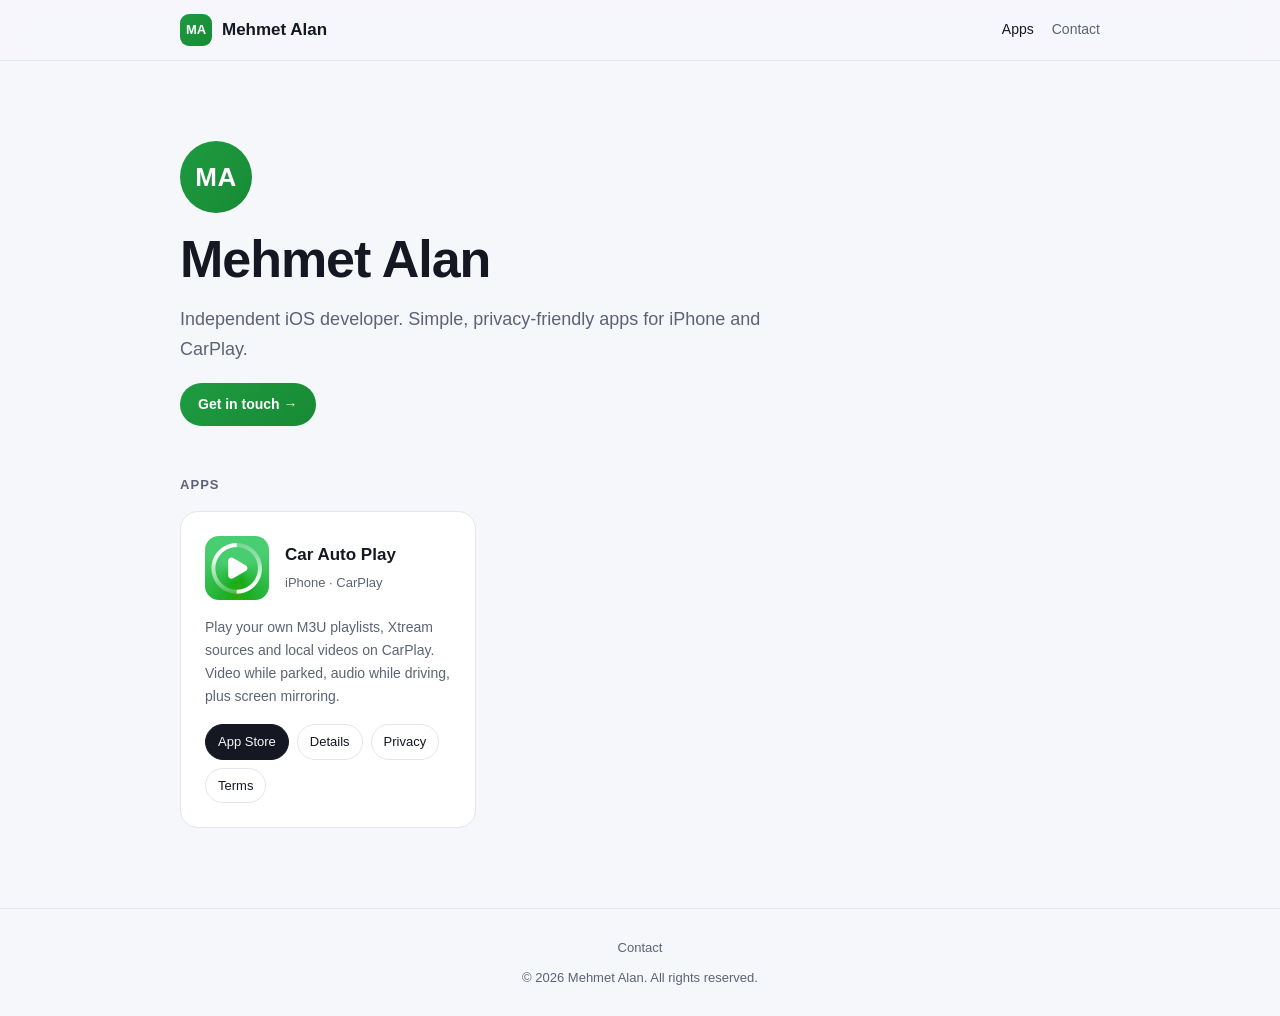
<file: index.html>
<!DOCTYPE html>
<html lang="en">
<head>
<meta charset="UTF-8">
<meta name="viewport" content="width=device-width, initial-scale=1.0, viewport-fit=cover">
<meta name="claude:viewport-fit-sides" content="cover">
<title>Mehmet Alan Apps</title>
<meta name="description" content="iOS apps by Mehmet Alan.">
<link rel="stylesheet" href="style.css">
</head>
<body>

<nav class="nav">
  <div class="nav-inner">
    <a href="index.html" class="brand">
      <div class="logo" style="font-size:13px;font-weight:700">MA</div>
      Mehmet Alan
    </a>
    <div class="nav-links">
      <a href="index.html" class="active">Apps</a>
      <a href="mailto:kehribar1959@gmail.com">Contact</a>
    </div>
  </div>
</nav>

<main class="wrap">
  <section class="dev-hero">
    <div class="avatar">MA</div>
    <h1>Mehmet Alan</h1>
    <p>Independent iOS developer. Simple, privacy-friendly apps for iPhone and CarPlay.</p>
    <a class="mail-btn" href="mailto:kehribar1959@gmail.com">Get in touch →</a>
  </section>

  <div class="section-label">Apps</div>
  <section class="apps">

    <!-- APP: Car Auto Play -->
    <div class="card app-card">
      <div class="app-top">
        <img src="car-auto-play/icon.png" alt="Car Auto Play icon">
        <div><h3>Car Auto Play</h3><span>iPhone · CarPlay</span></div>
      </div>
      <p>Play your own M3U playlists, Xtream sources and local videos on CarPlay. Video while parked, audio while driving, plus screen mirroring.</p>
      <div class="app-links">
        <a class="chip primary" href="https://apps.apple.com/us/app/car-auto-play-connect-sync/id6826717071" target="_blank" rel="noopener">App Store</a>
        <a class="chip" href="car-auto-play/index.html">Details</a>
        <a class="chip" href="car-auto-play/privacy.html">Privacy</a>
        <a class="chip" href="car-auto-play/terms.html">Terms</a>
      </div>
    </div>

    <!-- To add a new app: copy the block above, change the folder name, icon, texts and links. -->

  </section>
</main>

<footer>
  <div class="links">
    <a href="mailto:kehribar1959@gmail.com">Contact</a>
  </div>
  © 2026 Mehmet Alan. All rights reserved.
</footer>

</body>
</html>
</file>
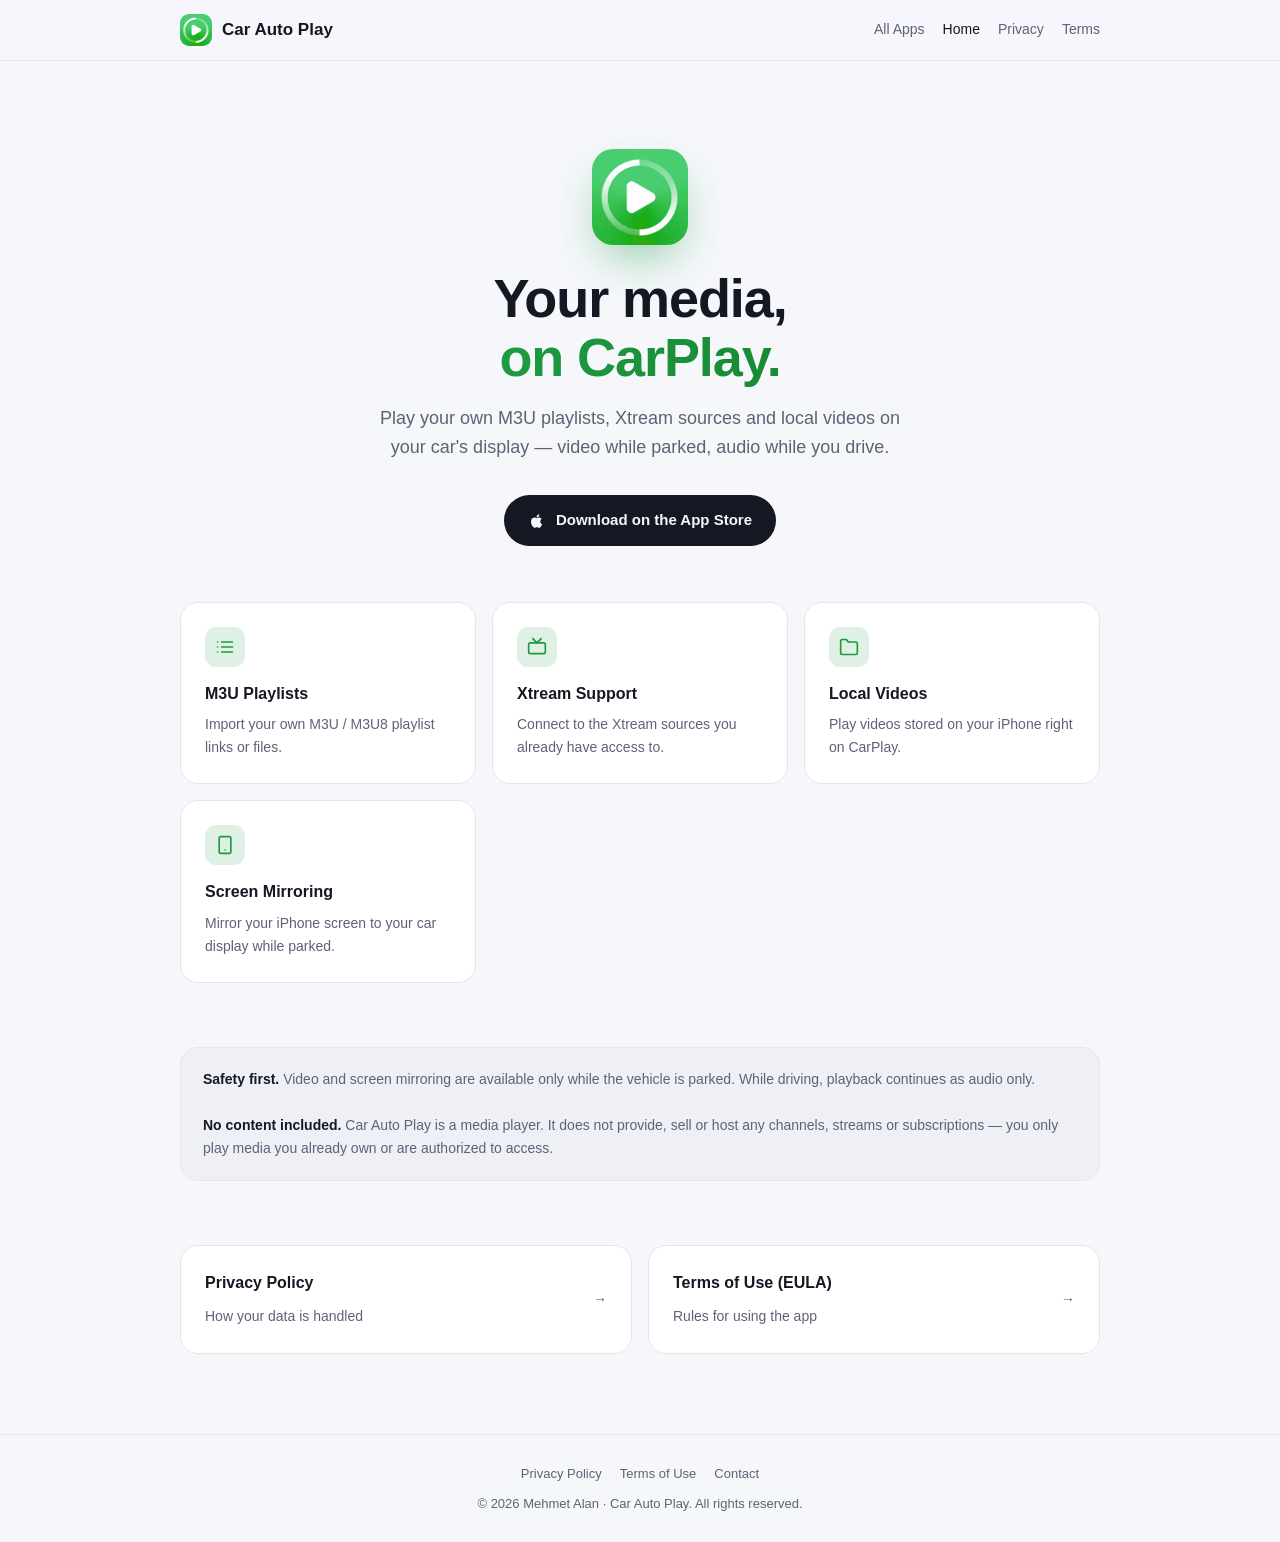
<file: car-auto-play/index.html>
<!DOCTYPE html>
<html lang="en">
<head>
<meta charset="UTF-8">
<meta name="viewport" content="width=device-width, initial-scale=1.0, viewport-fit=cover">
<meta name="claude:viewport-fit-sides" content="cover">
<title>Car Auto Play – Connect & Sync</title>
<meta name="description" content="Car Auto Play lets you play your own M3U playlists, Xtream sources and local videos on Apple CarPlay — video while parked, audio while driving.">
<link rel="icon" href="icon.png">
<link rel="apple-touch-icon" href="icon.png">
<link rel="stylesheet" href="../style.css">
</head>
<body>

<nav class="nav">
  <div class="nav-inner">
    <a href="index.html" class="brand">
      <img class="logo" src="icon.png" alt="Car Auto Play icon">
      <span>Car Auto Play</span>
    </a>
    <div class="nav-links">
      <a href="../index.html">All Apps</a>
      <a href="index.html" class="active">Home</a>
      <a href="privacy.html">Privacy</a>
      <a href="terms.html">Terms</a>
    </div>
  </div>
</nav>

<main class="wrap">
  <section class="hero">
    <img class="app-icon" src="icon.png" alt="Car Auto Play icon">
    <h1>Your media,<br><span class="grad">on CarPlay.</span></h1>
    <p>Play your own M3U playlists, Xtream sources and local videos on your car's display — video while parked, audio while you drive.</p>
    <a class="btn" href="https://apps.apple.com/us/app/car-auto-play-connect-sync/id6826717071" target="_blank" rel="noopener">
      <svg viewBox="0 0 24 24" fill="currentColor"><path d="M16.37 12.6c-.02-2.3 1.88-3.4 1.96-3.46-1.07-1.56-2.73-1.78-3.32-1.8-1.41-.14-2.76.83-3.48.83-.72 0-1.82-.81-3-.79-1.54.02-2.96.9-3.76 2.27-1.6 2.78-.41 6.9 1.15 9.16.76 1.1 1.67 2.34 2.86 2.3 1.15-.05 1.58-.74 2.97-.74 1.38 0 1.78.74 2.99.72 1.24-.02 2.02-1.12 2.77-2.23.87-1.28 1.23-2.52 1.25-2.58-.03-.01-2.39-.92-2.41-3.64zM14.1 5.86c.63-.77 1.06-1.83.94-2.89-.91.04-2.02.61-2.67 1.37-.58.67-1.1 1.76-.96 2.8 1.02.08 2.06-.52 2.69-1.28z"/></svg>
      Download on the App Store
    </a>
  </section>

  <section class="grid">
    <div class="card">
      <div class="ic"><svg viewBox="0 0 24 24" fill="none" stroke="currentColor" stroke-width="2" stroke-linecap="round" stroke-linejoin="round"><path d="M8 6h13M8 12h13M8 18h13M3 6h.01M3 12h.01M3 18h.01"/></svg></div>
      <h3>M3U Playlists</h3>
      <p>Import your own M3U / M3U8 playlist links or files.</p>
    </div>
    <div class="card">
      <div class="ic"><svg viewBox="0 0 24 24" fill="none" stroke="currentColor" stroke-width="2" stroke-linecap="round" stroke-linejoin="round"><rect x="2" y="7" width="20" height="13" rx="2"/><path d="m17 2-5 5-5-5"/></svg></div>
      <h3>Xtream Support</h3>
      <p>Connect to the Xtream sources you already have access to.</p>
    </div>
    <div class="card">
      <div class="ic"><svg viewBox="0 0 24 24" fill="none" stroke="currentColor" stroke-width="2" stroke-linecap="round" stroke-linejoin="round"><path d="M22 19a2 2 0 0 1-2 2H4a2 2 0 0 1-2-2V5a2 2 0 0 1 2-2h5l2 3h9a2 2 0 0 1 2 2z"/></svg></div>
      <h3>Local Videos</h3>
      <p>Play videos stored on your iPhone right on CarPlay.</p>
    </div>
    <div class="card">
      <div class="ic"><svg viewBox="0 0 24 24" fill="none" stroke="currentColor" stroke-width="2" stroke-linecap="round" stroke-linejoin="round"><rect x="5" y="2" width="14" height="20" rx="2"/><path d="M12 18h.01"/></svg></div>
      <h3>Screen Mirroring</h3>
      <p>Mirror your iPhone screen to your car display while parked.</p>
    </div>
  </section>

  <div class="note">
    <strong>Safety first.</strong> Video and screen mirroring are available only while the vehicle is parked. While driving, playback continues as audio only.
    <br><br>
    <strong>No content included.</strong> Car Auto Play is a media player. It does not provide, sell or host any channels, streams or subscriptions — you only play media you already own or are authorized to access.
  </div>

  <section class="legal-links">
    <a class="card" href="privacy.html">
      <div><h3>Privacy Policy</h3><span>How your data is handled</span></div>
      <span>→</span>
    </a>
    <a class="card" href="terms.html">
      <div><h3>Terms of Use (EULA)</h3><span>Rules for using the app</span></div>
      <span>→</span>
    </a>
  </section>
</main>

<footer>
  <div class="links">
    <a href="privacy.html">Privacy Policy</a>
    <a href="terms.html">Terms of Use</a>
    <a href="mailto:kehribar1959@gmail.com">Contact</a>
  </div>
  © 2026 <a href="../index.html">Mehmet Alan</a> · Car Auto Play. All rights reserved.
</footer>

</body>
</html>
</file>
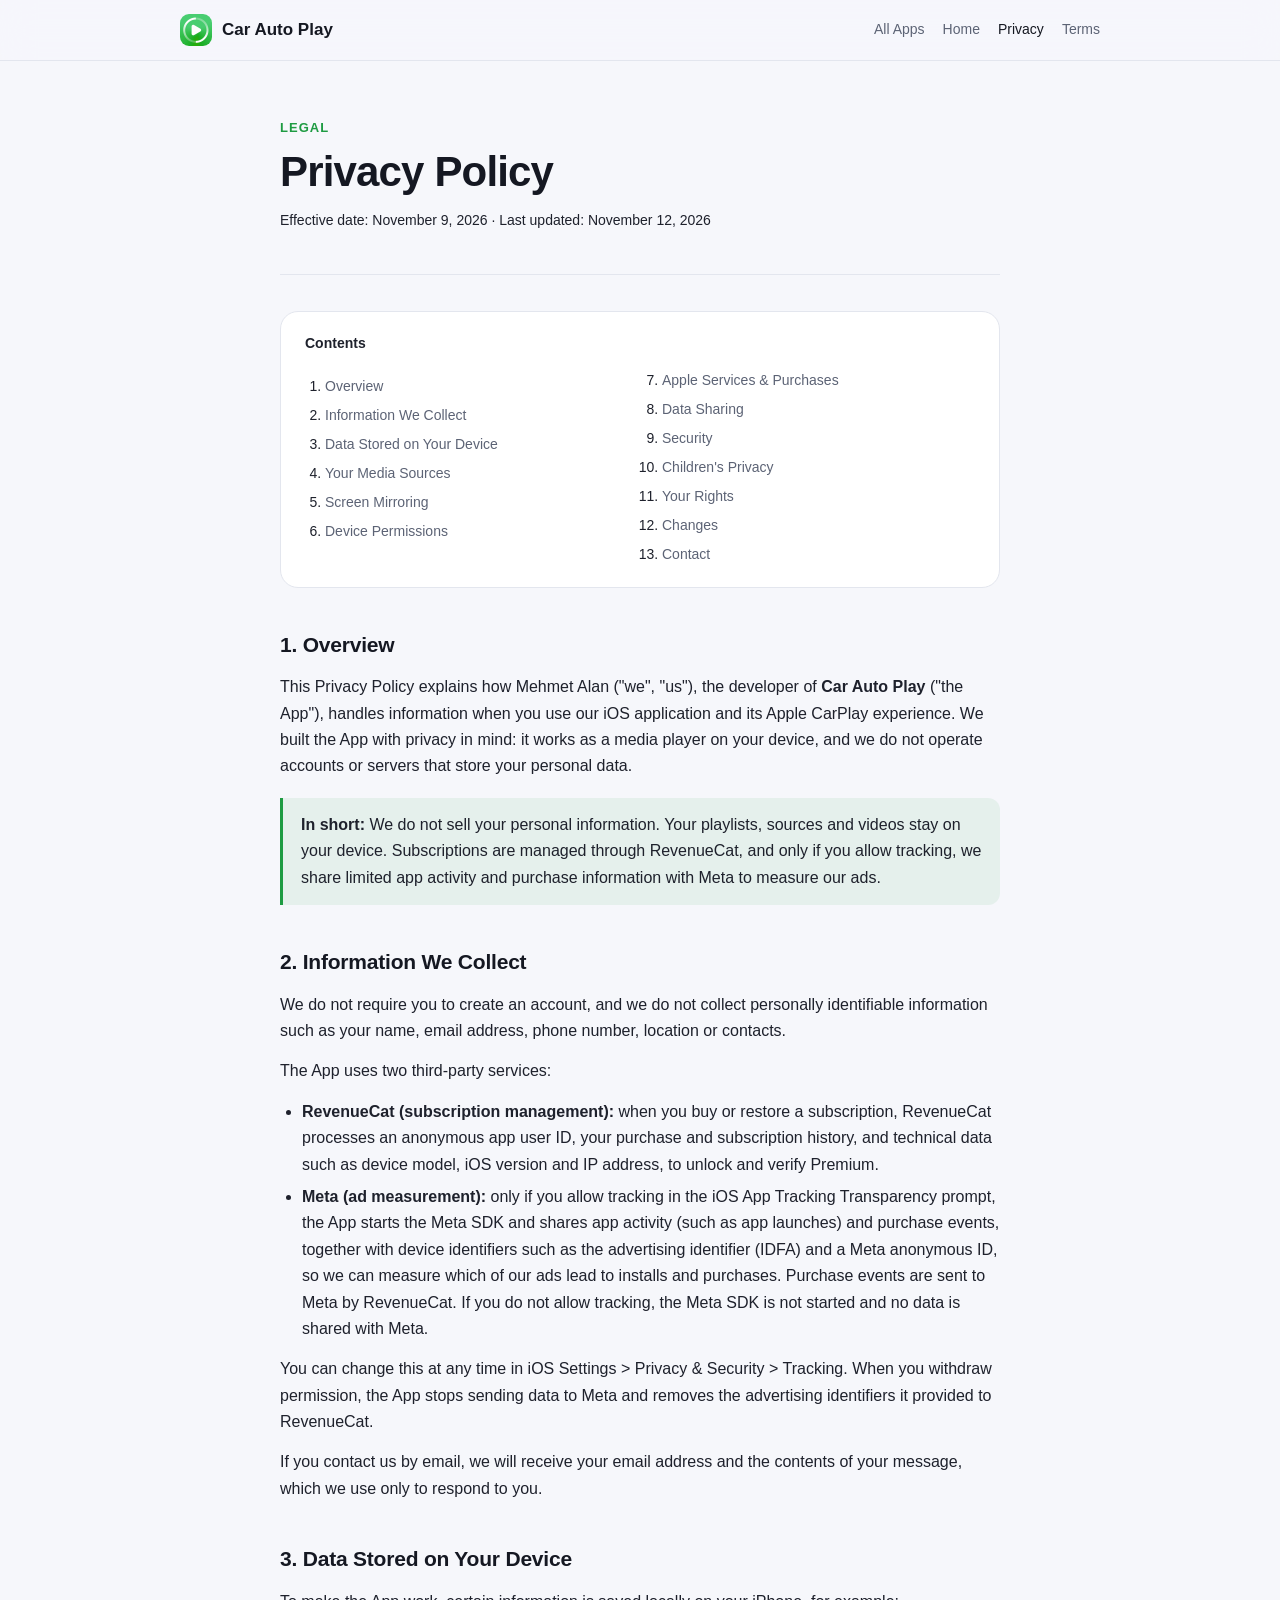
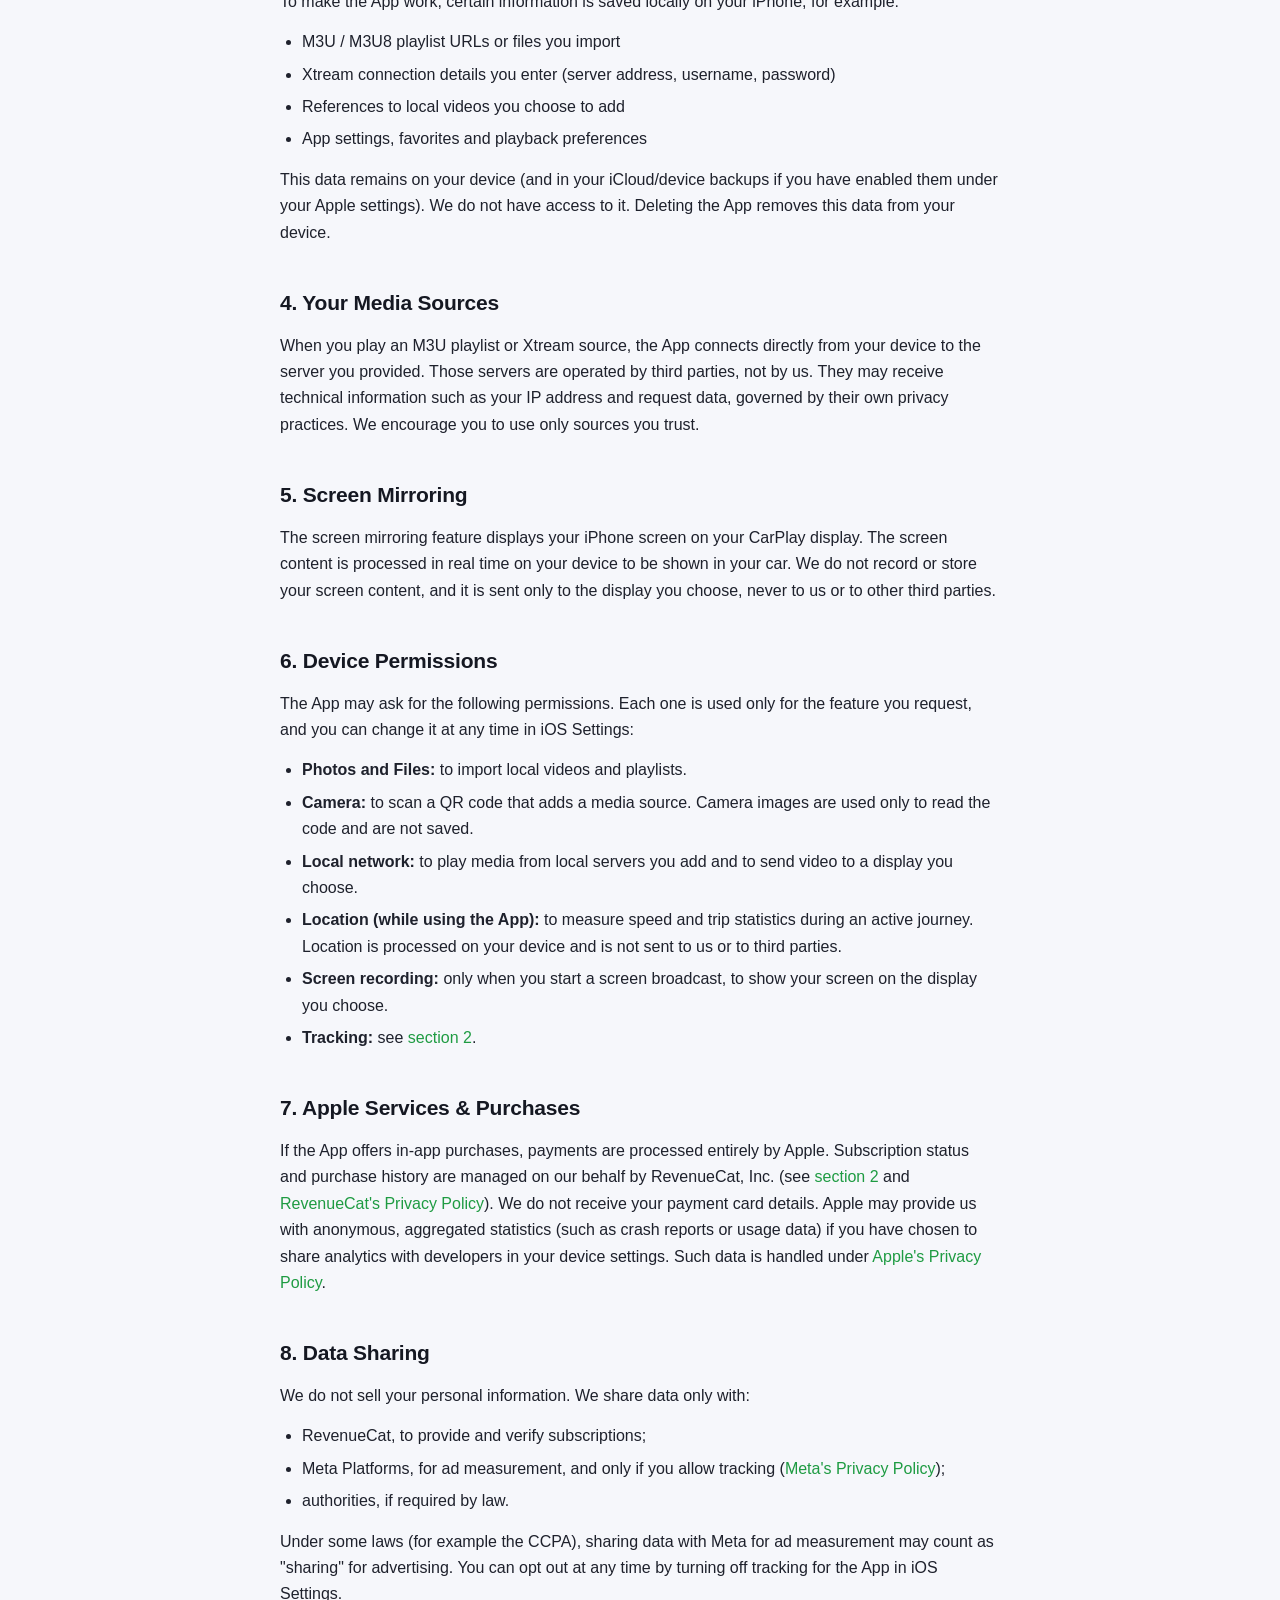
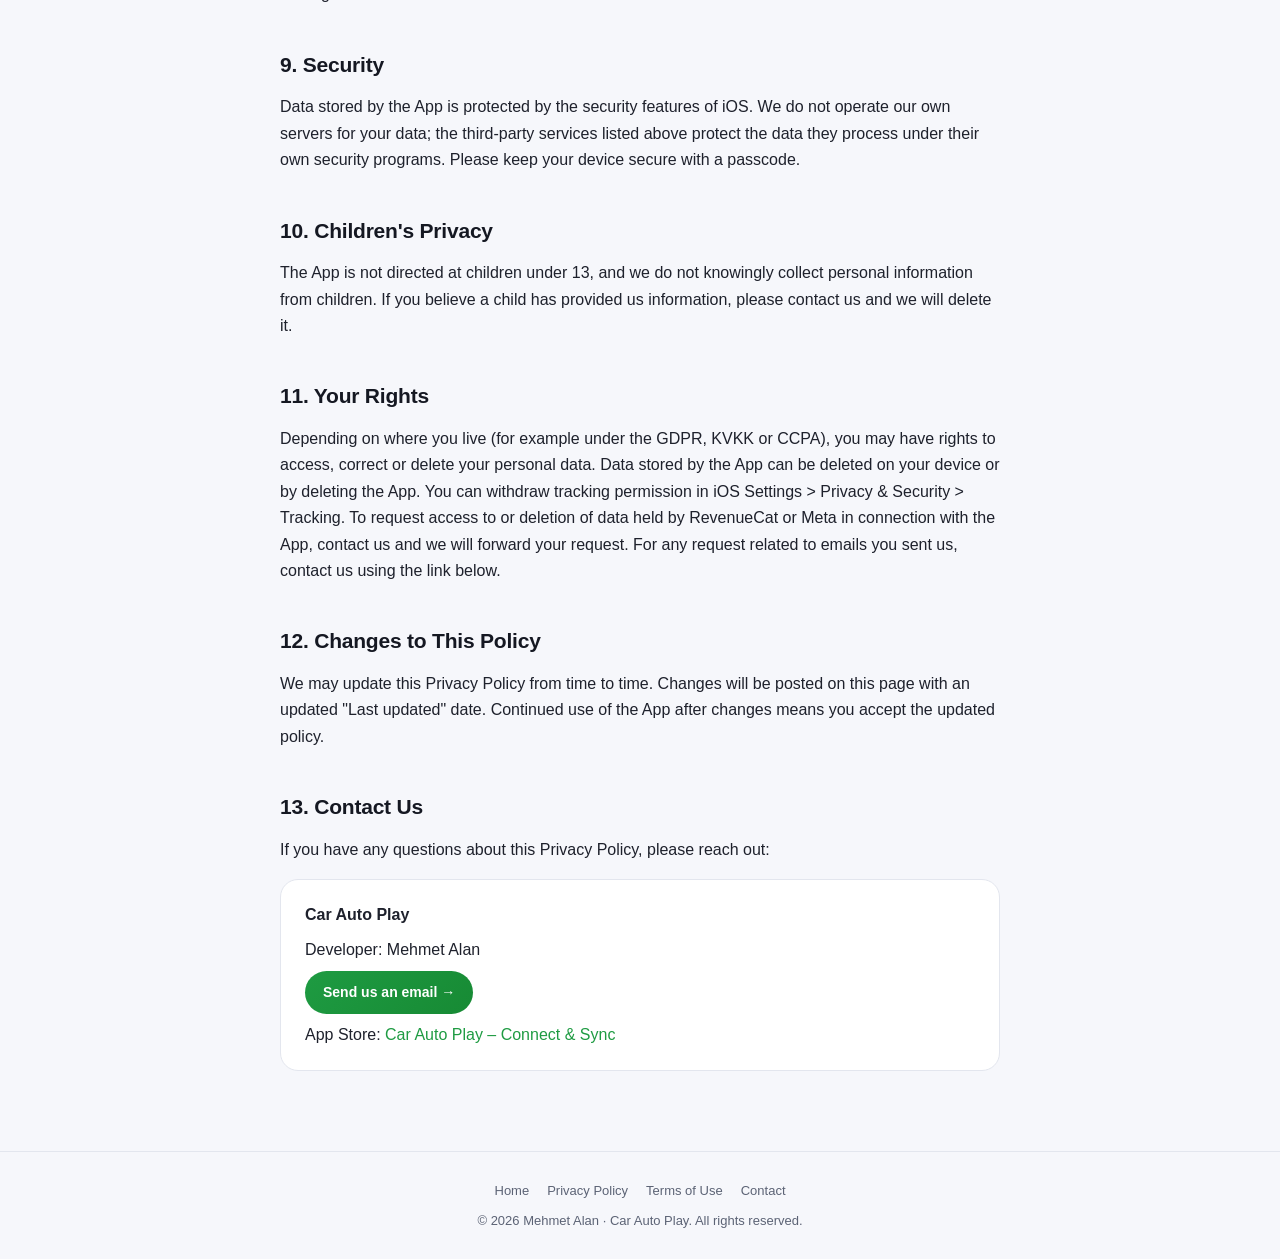
<file: car-auto-play/privacy.html>
<!DOCTYPE html>
<html lang="en">
<head>
<meta charset="UTF-8">
<meta name="viewport" content="width=device-width, initial-scale=1.0, viewport-fit=cover">
<meta name="claude:viewport-fit-sides" content="cover">
<title>Privacy Policy – Car Auto Play</title>
<meta name="description" content="Privacy Policy for the Car Auto Play iOS app.">
<link rel="icon" href="icon.png">
<link rel="apple-touch-icon" href="icon.png">
<link rel="stylesheet" href="../style.css">
</head>
<body>

<nav class="nav">
  <div class="nav-inner">
    <a href="index.html" class="brand">
      <img class="logo" src="icon.png" alt="Car Auto Play icon">
      <span>Car Auto Play</span>
    </a>
    <div class="nav-links">
      <a href="../index.html">All Apps</a>
      <a href="index.html">Home</a>
      <a href="privacy.html" class="active">Privacy</a>
      <a href="terms.html">Terms</a>
    </div>
  </div>
</nav>

<main class="doc">
  <header class="doc-head">
    <div class="eyebrow">Legal</div>
    <h1>Privacy Policy</h1>
    <p class="meta">Effective date: November 9, 2026 · Last updated: November 12, 2026</p>
  </header>

  <div class="toc">
    <p>Contents</p>
    <ol>
      <li><a href="#overview">Overview</a></li>
      <li><a href="#collect">Information We Collect</a></li>
      <li><a href="#local">Data Stored on Your Device</a></li>
      <li><a href="#sources">Your Media Sources</a></li>
      <li><a href="#mirroring">Screen Mirroring</a></li>
      <li><a href="#permissions">Device Permissions</a></li>
      <li><a href="#apple">Apple Services & Purchases</a></li>
      <li><a href="#sharing">Data Sharing</a></li>
      <li><a href="#security">Security</a></li>
      <li><a href="#children">Children's Privacy</a></li>
      <li><a href="#rights">Your Rights</a></li>
      <li><a href="#changes">Changes</a></li>
      <li><a href="#contact">Contact</a></li>
    </ol>
  </div>

  <h2 id="overview">1. Overview</h2>
  <p>This Privacy Policy explains how Mehmet Alan ("we", "us"), the developer of <strong>Car Auto Play</strong> ("the App"), handles information when you use our iOS application and its Apple CarPlay experience. We built the App with privacy in mind: it works as a media player on your device, and we do not operate accounts or servers that store your personal data.</p>
  <div class="callout">
    <p><strong>In short:</strong> We do not sell your personal information. Your playlists, sources and videos stay on your device. Subscriptions are managed through RevenueCat, and only if you allow tracking, we share limited app activity and purchase information with Meta to measure our ads.</p>
  </div>

  <h2 id="collect">2. Information We Collect</h2>
  <p>We do not require you to create an account, and we do not collect personally identifiable information such as your name, email address, phone number, location or contacts.</p>
  <p>The App uses two third-party services:</p>
  <ul>
    <li><strong>RevenueCat (subscription management):</strong> when you buy or restore a subscription, RevenueCat processes an anonymous app user ID, your purchase and subscription history, and technical data such as device model, iOS version and IP address, to unlock and verify Premium.</li>
    <li><strong>Meta (ad measurement):</strong> only if you allow tracking in the iOS App Tracking Transparency prompt, the App starts the Meta SDK and shares app activity (such as app launches) and purchase events, together with device identifiers such as the advertising identifier (IDFA) and a Meta anonymous ID, so we can measure which of our ads lead to installs and purchases. Purchase events are sent to Meta by RevenueCat. If you do not allow tracking, the Meta SDK is not started and no data is shared with Meta.</li>
  </ul>
  <p>You can change this at any time in iOS Settings > Privacy & Security > Tracking. When you withdraw permission, the App stops sending data to Meta and removes the advertising identifiers it provided to RevenueCat.</p>
  <p>If you contact us by email, we will receive your email address and the contents of your message, which we use only to respond to you.</p>

  <h2 id="local">3. Data Stored on Your Device</h2>
  <p>To make the App work, certain information is saved locally on your iPhone, for example:</p>
  <ul>
    <li>M3U / M3U8 playlist URLs or files you import</li>
    <li>Xtream connection details you enter (server address, username, password)</li>
    <li>References to local videos you choose to add</li>
    <li>App settings, favorites and playback preferences</li>
  </ul>
  <p>This data remains on your device (and in your iCloud/device backups if you have enabled them under your Apple settings). We do not have access to it. Deleting the App removes this data from your device.</p>

  <h2 id="sources">4. Your Media Sources</h2>
  <p>When you play an M3U playlist or Xtream source, the App connects directly from your device to the server you provided. Those servers are operated by third parties, not by us. They may receive technical information such as your IP address and request data, governed by their own privacy practices. We encourage you to use only sources you trust.</p>

  <h2 id="mirroring">5. Screen Mirroring</h2>
  <p>The screen mirroring feature displays your iPhone screen on your CarPlay display. The screen content is processed in real time on your device to be shown in your car. We do not record or store your screen content, and it is sent only to the display you choose, never to us or to other third parties.</p>

  <h2 id="permissions">6. Device Permissions</h2>
  <p>The App may ask for the following permissions. Each one is used only for the feature you request, and you can change it at any time in iOS Settings:</p>
  <ul>
    <li><strong>Photos and Files:</strong> to import local videos and playlists.</li>
    <li><strong>Camera:</strong> to scan a QR code that adds a media source. Camera images are used only to read the code and are not saved.</li>
    <li><strong>Local network:</strong> to play media from local servers you add and to send video to a display you choose.</li>
    <li><strong>Location (while using the App):</strong> to measure speed and trip statistics during an active journey. Location is processed on your device and is not sent to us or to third parties.</li>
    <li><strong>Screen recording:</strong> only when you start a screen broadcast, to show your screen on the display you choose.</li>
    <li><strong>Tracking:</strong> see <a href="#collect">section 2</a>.</li>
  </ul>

  <h2 id="apple">7. Apple Services & Purchases</h2>
  <p>If the App offers in-app purchases, payments are processed entirely by Apple. Subscription status and purchase history are managed on our behalf by RevenueCat, Inc. (see <a href="#collect">section 2</a> and <a href="https://www.revenuecat.com/privacy" target="_blank" rel="noopener">RevenueCat's Privacy Policy</a>). We do not receive your payment card details. Apple may provide us with anonymous, aggregated statistics (such as crash reports or usage data) if you have chosen to share analytics with developers in your device settings. Such data is handled under <a href="https://www.apple.com/legal/privacy/" target="_blank" rel="noopener">Apple's Privacy Policy</a>.</p>

  <h2 id="sharing">8. Data Sharing</h2>
  <p>We do not sell your personal information. We share data only with:</p>
  <ul>
    <li>RevenueCat, to provide and verify subscriptions;</li>
    <li>Meta Platforms, for ad measurement, and only if you allow tracking (<a href="https://www.facebook.com/privacy/policy" target="_blank" rel="noopener">Meta's Privacy Policy</a>);</li>
    <li>authorities, if required by law.</li>
  </ul>
  <p>Under some laws (for example the CCPA), sharing data with Meta for ad measurement may count as "sharing" for advertising. You can opt out at any time by turning off tracking for the App in iOS Settings.</p>

  <h2 id="security">9. Security</h2>
  <p>Data stored by the App is protected by the security features of iOS. We do not operate our own servers for your data; the third-party services listed above protect the data they process under their own security programs. Please keep your device secure with a passcode.</p>

  <h2 id="children">10. Children's Privacy</h2>
  <p>The App is not directed at children under 13, and we do not knowingly collect personal information from children. If you believe a child has provided us information, please contact us and we will delete it.</p>

  <h2 id="rights">11. Your Rights</h2>
  <p>Depending on where you live (for example under the GDPR, KVKK or CCPA), you may have rights to access, correct or delete your personal data. Data stored by the App can be deleted on your device or by deleting the App. You can withdraw tracking permission in iOS Settings > Privacy & Security > Tracking. To request access to or deletion of data held by RevenueCat or Meta in connection with the App, contact us and we will forward your request. For any request related to emails you sent us, contact us using the link below.</p>

  <h2 id="changes">12. Changes to This Policy</h2>
  <p>We may update this Privacy Policy from time to time. Changes will be posted on this page with an updated "Last updated" date. Continued use of the App after changes means you accept the updated policy.</p>

  <h2 id="contact">13. Contact Us</h2>
  <p>If you have any questions about this Privacy Policy, please reach out:</p>
  <div class="contact-box">
    <p><strong>Car Auto Play</strong></p>
    <p>Developer: Mehmet Alan</p>
    <p><a class="mail-btn" href="mailto:kehribar1959@gmail.com">Send us an email →</a></p>
    <p style="margin-bottom:0">App Store: <a href="https://apps.apple.com/us/app/car-auto-play-connect-sync/id6826717071" target="_blank" rel="noopener">Car Auto Play – Connect & Sync</a></p>
  </div>
</main>

<footer>
  <div class="links">
    <a href="index.html">Home</a>
    <a href="privacy.html">Privacy Policy</a>
    <a href="terms.html">Terms of Use</a>
    <a href="mailto:kehribar1959@gmail.com">Contact</a>
  </div>
  © 2026 <a href="../index.html">Mehmet Alan</a> · Car Auto Play. All rights reserved.
</footer>

</body>
</html>
</file>
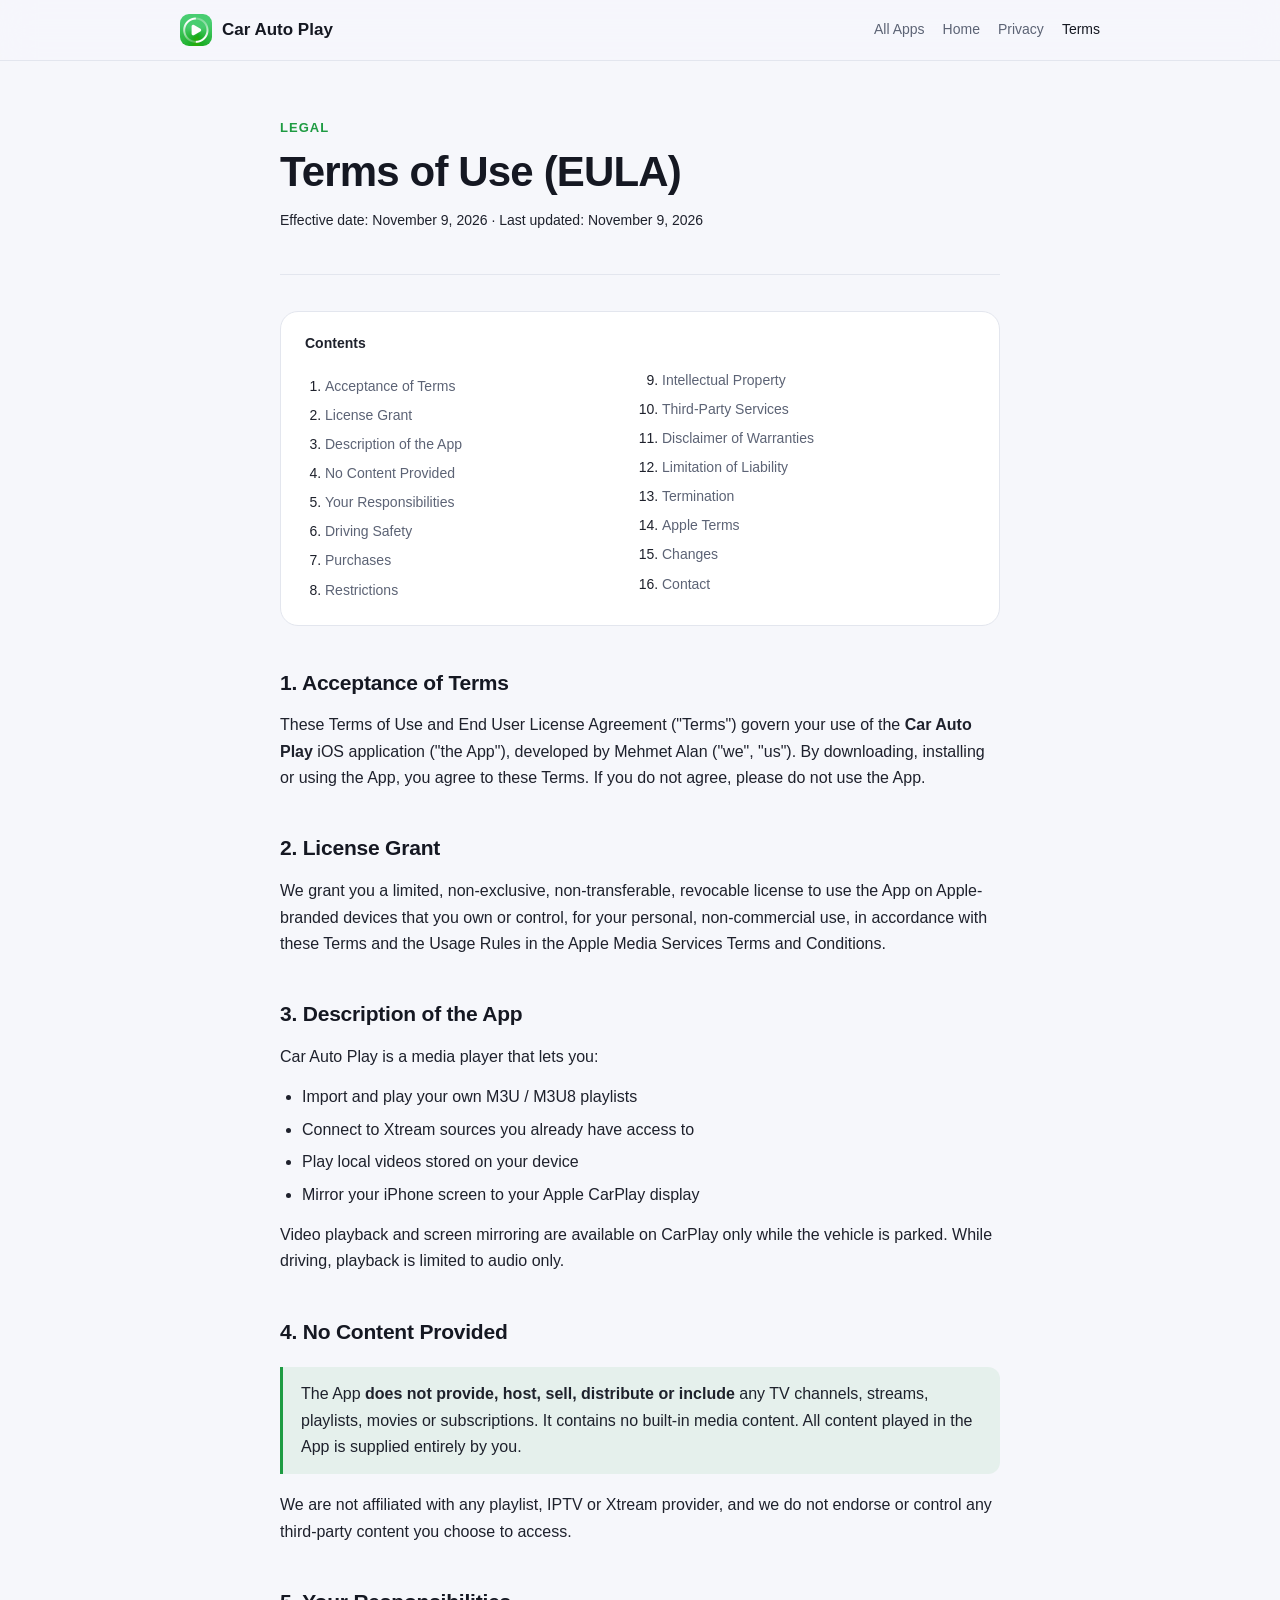
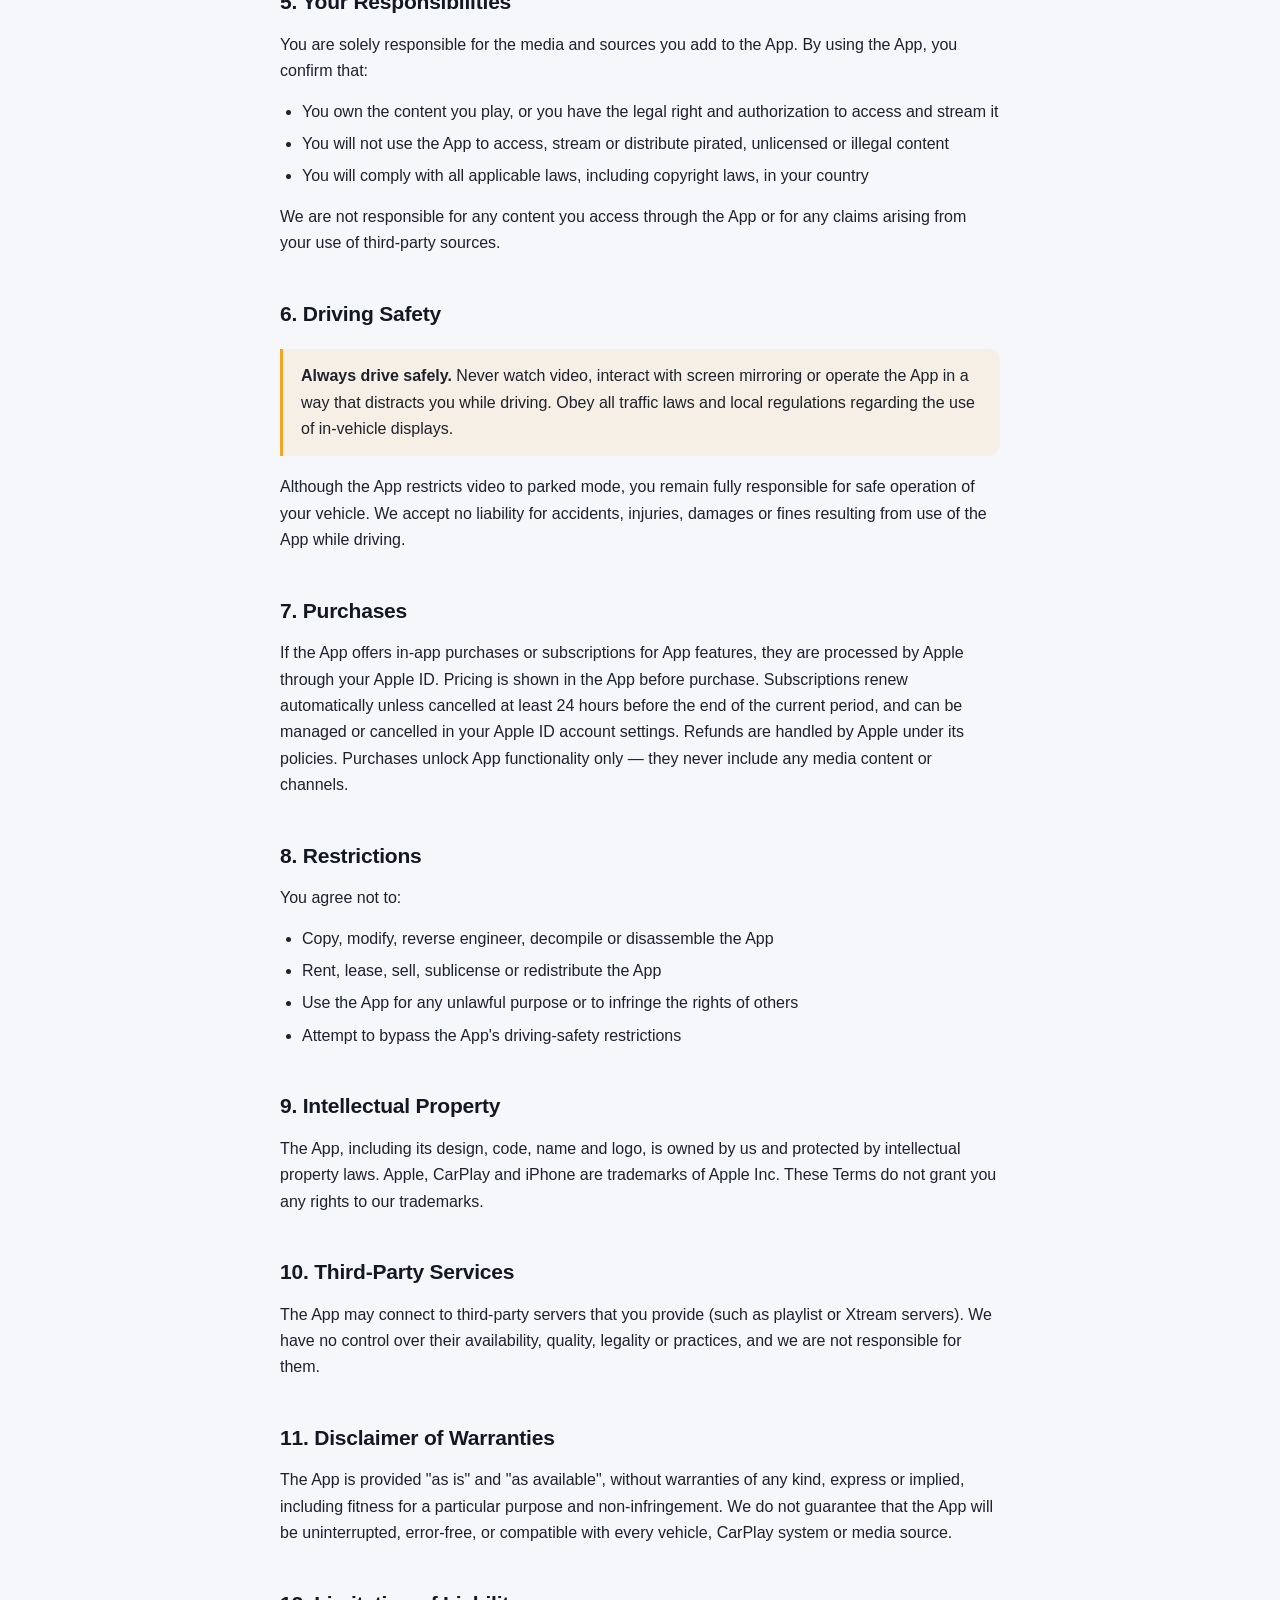
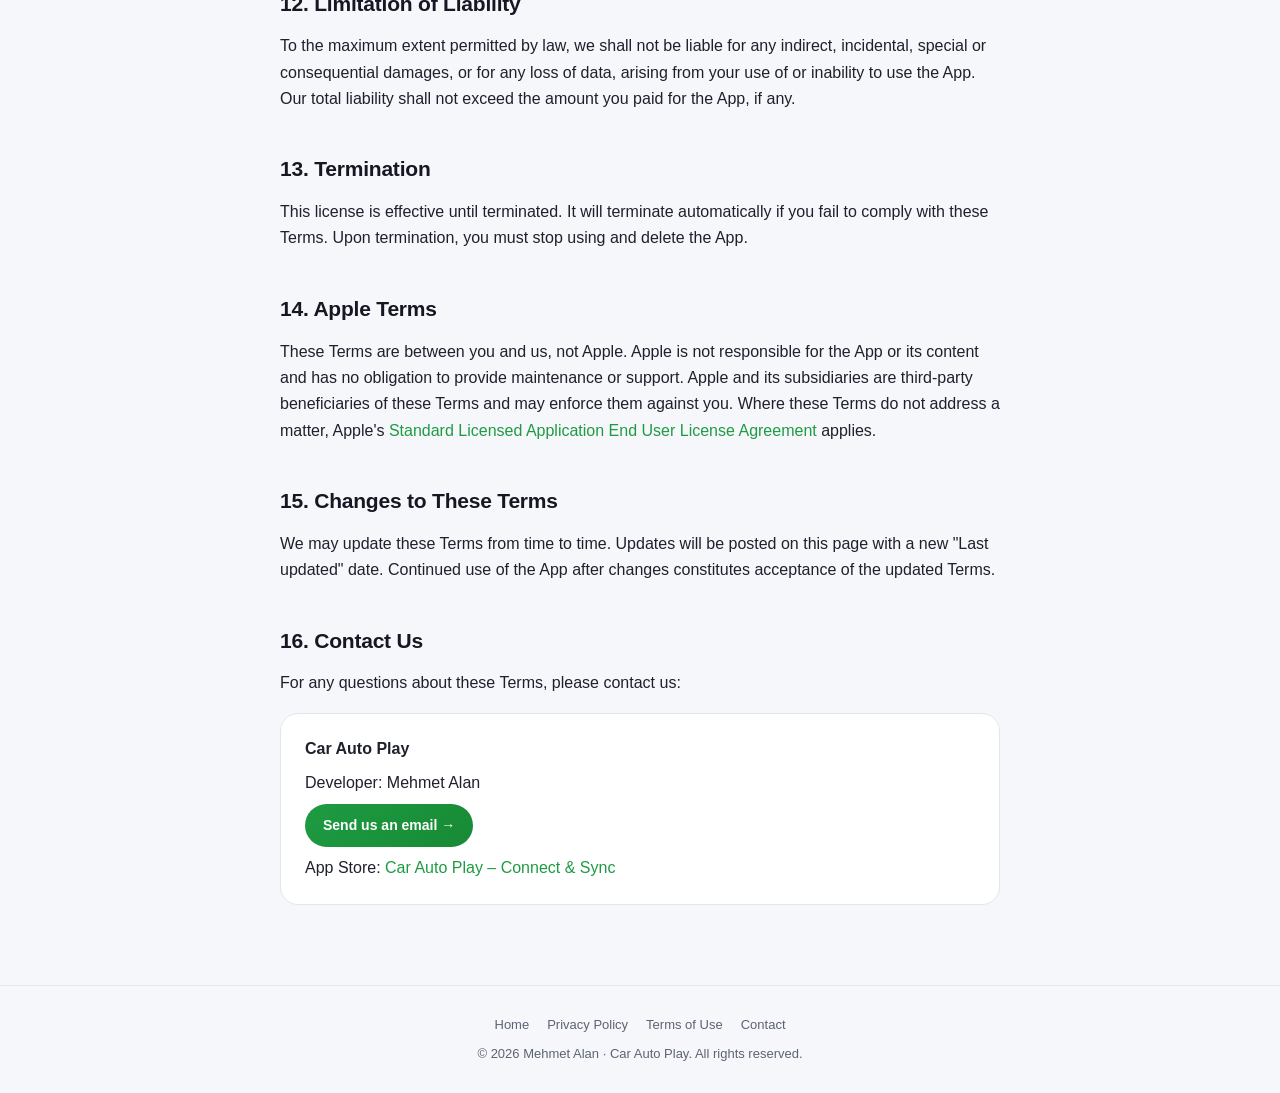
<file: car-auto-play/terms.html>
<!DOCTYPE html>
<html lang="en">
<head>
<meta charset="UTF-8">
<meta name="viewport" content="width=device-width, initial-scale=1.0, viewport-fit=cover">
<meta name="claude:viewport-fit-sides" content="cover">
<title>Terms of Use (EULA) – Car Auto Play</title>
<meta name="description" content="Terms of Use and End User License Agreement for the Car Auto Play iOS app.">
<link rel="icon" href="icon.png">
<link rel="apple-touch-icon" href="icon.png">
<link rel="stylesheet" href="../style.css">
</head>
<body>

<nav class="nav">
  <div class="nav-inner">
    <a href="index.html" class="brand">
      <img class="logo" src="icon.png" alt="Car Auto Play icon">
      <span>Car Auto Play</span>
    </a>
    <div class="nav-links">
      <a href="../index.html">All Apps</a>
      <a href="index.html">Home</a>
      <a href="privacy.html">Privacy</a>
      <a href="terms.html" class="active">Terms</a>
    </div>
  </div>
</nav>

<main class="doc">
  <header class="doc-head">
    <div class="eyebrow">Legal</div>
    <h1>Terms of Use (EULA)</h1>
    <p class="meta">Effective date: November 9, 2026 · Last updated: November 9, 2026</p>
  </header>

  <div class="toc">
    <p>Contents</p>
    <ol>
      <li><a href="#acceptance">Acceptance of Terms</a></li>
      <li><a href="#license">License Grant</a></li>
      <li><a href="#service">Description of the App</a></li>
      <li><a href="#content">No Content Provided</a></li>
      <li><a href="#user">Your Responsibilities</a></li>
      <li><a href="#safety">Driving Safety</a></li>
      <li><a href="#purchases">Purchases</a></li>
      <li><a href="#restrictions">Restrictions</a></li>
      <li><a href="#ip">Intellectual Property</a></li>
      <li><a href="#third">Third-Party Services</a></li>
      <li><a href="#disclaimer">Disclaimer of Warranties</a></li>
      <li><a href="#liability">Limitation of Liability</a></li>
      <li><a href="#termination">Termination</a></li>
      <li><a href="#apple">Apple Terms</a></li>
      <li><a href="#changes">Changes</a></li>
      <li><a href="#contact">Contact</a></li>
    </ol>
  </div>

  <h2 id="acceptance">1. Acceptance of Terms</h2>
  <p>These Terms of Use and End User License Agreement ("Terms") govern your use of the <strong>Car Auto Play</strong> iOS application ("the App"), developed by Mehmet Alan ("we", "us"). By downloading, installing or using the App, you agree to these Terms. If you do not agree, please do not use the App.</p>

  <h2 id="license">2. License Grant</h2>
  <p>We grant you a limited, non-exclusive, non-transferable, revocable license to use the App on Apple-branded devices that you own or control, for your personal, non-commercial use, in accordance with these Terms and the Usage Rules in the Apple Media Services Terms and Conditions.</p>

  <h2 id="service">3. Description of the App</h2>
  <p>Car Auto Play is a media player that lets you:</p>
  <ul>
    <li>Import and play your own M3U / M3U8 playlists</li>
    <li>Connect to Xtream sources you already have access to</li>
    <li>Play local videos stored on your device</li>
    <li>Mirror your iPhone screen to your Apple CarPlay display</li>
  </ul>
  <p>Video playback and screen mirroring are available on CarPlay only while the vehicle is parked. While driving, playback is limited to audio only.</p>

  <h2 id="content">4. No Content Provided</h2>
  <div class="callout">
    <p>The App <strong>does not provide, host, sell, distribute or include</strong> any TV channels, streams, playlists, movies or subscriptions. It contains no built-in media content. All content played in the App is supplied entirely by you.</p>
  </div>
  <p>We are not affiliated with any playlist, IPTV or Xtream provider, and we do not endorse or control any third-party content you choose to access.</p>

  <h2 id="user">5. Your Responsibilities</h2>
  <p>You are solely responsible for the media and sources you add to the App. By using the App, you confirm that:</p>
  <ul>
    <li>You own the content you play, or you have the legal right and authorization to access and stream it</li>
    <li>You will not use the App to access, stream or distribute pirated, unlicensed or illegal content</li>
    <li>You will comply with all applicable laws, including copyright laws, in your country</li>
  </ul>
  <p>We are not responsible for any content you access through the App or for any claims arising from your use of third-party sources.</p>

  <h2 id="safety">6. Driving Safety</h2>
  <div class="callout warn">
    <p><strong>Always drive safely.</strong> Never watch video, interact with screen mirroring or operate the App in a way that distracts you while driving. Obey all traffic laws and local regulations regarding the use of in-vehicle displays.</p>
  </div>
  <p>Although the App restricts video to parked mode, you remain fully responsible for safe operation of your vehicle. We accept no liability for accidents, injuries, damages or fines resulting from use of the App while driving.</p>

  <h2 id="purchases">7. Purchases</h2>
  <p>If the App offers in-app purchases or subscriptions for App features, they are processed by Apple through your Apple ID. Pricing is shown in the App before purchase. Subscriptions renew automatically unless cancelled at least 24 hours before the end of the current period, and can be managed or cancelled in your Apple ID account settings. Refunds are handled by Apple under its policies. Purchases unlock App functionality only — they never include any media content or channels.</p>

  <h2 id="restrictions">8. Restrictions</h2>
  <p>You agree not to:</p>
  <ul>
    <li>Copy, modify, reverse engineer, decompile or disassemble the App</li>
    <li>Rent, lease, sell, sublicense or redistribute the App</li>
    <li>Use the App for any unlawful purpose or to infringe the rights of others</li>
    <li>Attempt to bypass the App's driving-safety restrictions</li>
  </ul>

  <h2 id="ip">9. Intellectual Property</h2>
  <p>The App, including its design, code, name and logo, is owned by us and protected by intellectual property laws. Apple, CarPlay and iPhone are trademarks of Apple Inc. These Terms do not grant you any rights to our trademarks.</p>

  <h2 id="third">10. Third-Party Services</h2>
  <p>The App may connect to third-party servers that you provide (such as playlist or Xtream servers). We have no control over their availability, quality, legality or practices, and we are not responsible for them.</p>

  <h2 id="disclaimer">11. Disclaimer of Warranties</h2>
  <p>The App is provided "as is" and "as available", without warranties of any kind, express or implied, including fitness for a particular purpose and non-infringement. We do not guarantee that the App will be uninterrupted, error-free, or compatible with every vehicle, CarPlay system or media source.</p>

  <h2 id="liability">12. Limitation of Liability</h2>
  <p>To the maximum extent permitted by law, we shall not be liable for any indirect, incidental, special or consequential damages, or for any loss of data, arising from your use of or inability to use the App. Our total liability shall not exceed the amount you paid for the App, if any.</p>

  <h2 id="termination">13. Termination</h2>
  <p>This license is effective until terminated. It will terminate automatically if you fail to comply with these Terms. Upon termination, you must stop using and delete the App.</p>

  <h2 id="apple">14. Apple Terms</h2>
  <p>These Terms are between you and us, not Apple. Apple is not responsible for the App or its content and has no obligation to provide maintenance or support. Apple and its subsidiaries are third-party beneficiaries of these Terms and may enforce them against you. Where these Terms do not address a matter, Apple's <a href="https://www.apple.com/legal/internet-services/itunes/dev/stdeula/" target="_blank" rel="noopener">Standard Licensed Application End User License Agreement</a> applies.</p>

  <h2 id="changes">15. Changes to These Terms</h2>
  <p>We may update these Terms from time to time. Updates will be posted on this page with a new "Last updated" date. Continued use of the App after changes constitutes acceptance of the updated Terms.</p>

  <h2 id="contact">16. Contact Us</h2>
  <p>For any questions about these Terms, please contact us:</p>
  <div class="contact-box">
    <p><strong>Car Auto Play</strong></p>
    <p>Developer: Mehmet Alan</p>
    <p><a class="mail-btn" href="mailto:kehribar1959@gmail.com">Send us an email →</a></p>
    <p style="margin-bottom:0">App Store: <a href="https://apps.apple.com/us/app/car-auto-play-connect-sync/id6826717071" target="_blank" rel="noopener">Car Auto Play – Connect & Sync</a></p>
  </div>
</main>

<footer>
  <div class="links">
    <a href="index.html">Home</a>
    <a href="privacy.html">Privacy Policy</a>
    <a href="terms.html">Terms of Use</a>
    <a href="mailto:kehribar1959@gmail.com">Contact</a>
  </div>
  © 2026 <a href="../index.html">Mehmet Alan</a> · Car Auto Play. All rights reserved.
</footer>

</body>
</html>
</file>
<file: style.css>
:root{
  --bg:#0b0d12;
  --bg2:#11141b;
  --card:#151922;
  --line:#232838;
  --text:#e7e9ee;
  --muted:#9aa1b2;
  --accent:#3ccf65;
  --accent2:#22a83a;
  --radius:18px;
  color-scheme:dark;
}
@media (prefers-color-scheme: light){:root:not([data-theme="dark"]){--bg:#f6f7fb;--bg2:#eef0f6;--card:#ffffff;--line:#e3e6ee;--text:#151822;--muted:#5c6375;--accent:#1e9b42;--accent2:#178a34;color-scheme:light}}
:root[data-theme="light"]{--bg:#f6f7fb;--bg2:#eef0f6;--card:#ffffff;--line:#e3e6ee;--text:#151822;--muted:#5c6375;--accent:#1e9b42;--accent2:#178a34;color-scheme:light}
*{box-sizing:border-box;margin:0;padding:0}
html{scroll-behavior:smooth}
body{
  font-family:-apple-system,BlinkMacSystemFont,"SF Pro Text","Segoe UI",Roboto,Helvetica,Arial,sans-serif;
  background:var(--bg);
  color:var(--text);
  line-height:1.65;
  -webkit-font-smoothing:antialiased;
}
a{color:var(--accent);text-decoration:none}
a:hover{text-decoration:underline}

/* Nav */
.nav{
  position:sticky;top:env(safe-area-inset-top,0px);z-index:10;
  backdrop-filter:saturate(180%) blur(16px);
  -webkit-backdrop-filter:saturate(180%) blur(16px);
  background:color-mix(in srgb,var(--bg) 78%,transparent);
  border-bottom:1px solid var(--line);
}
.nav-inner{
  max-width:960px;margin:0 auto;padding-block:14px;padding-left:max(20px,env(safe-area-inset-left,0px));padding-right:max(20px,env(safe-area-inset-right,0px));
  display:flex;align-items:center;justify-content:space-between;gap:16px;
}
.brand{display:flex;align-items:center;gap:10px;font-weight:700;color:var(--text);font-size:17px}
.brand:hover{text-decoration:none}
.logo{
  width:32px;height:32px;border-radius:9px;
  background:linear-gradient(135deg,var(--accent),var(--accent2));
  display:grid;place-items:center;color:#fff;
}
.logo svg{width:18px;height:18px}
.nav-links{display:flex;gap:18px;font-size:14px}
.nav-links a{color:var(--muted)}
.nav-links a:hover,.nav-links a.active{color:var(--text);text-decoration:none}

/* Layout */
.wrap{max-width:960px;margin:0 auto;padding-left:max(20px,env(safe-area-inset-left,0px));padding-right:max(20px,env(safe-area-inset-right,0px))}
.doc{max-width:760px;margin:0 auto;padding-block:56px 80px;padding-left:max(20px,env(safe-area-inset-left,0px));padding-right:max(20px,env(safe-area-inset-right,0px))}

/* Hero */
.hero{text-align:center;padding:88px 0 56px}
.hero .app-icon{
  width:96px;height:96px;border-radius:24px;margin:0 auto 24px;
  background:linear-gradient(135deg,var(--accent),var(--accent2));
  display:grid;place-items:center;color:#fff;
  box-shadow:0 20px 50px -15px color-mix(in srgb,var(--accent) 60%,transparent);
}
.hero .app-icon svg{width:48px;height:48px}
.hero h1{font-size:clamp(34px,6vw,54px);letter-spacing:-.02em;line-height:1.1;margin-bottom:16px}
.grad{background:linear-gradient(90deg,var(--accent),var(--accent2));-webkit-background-clip:text;background-clip:text;color:transparent}
.hero p{color:var(--muted);font-size:18px;max-width:560px;margin:0 auto 32px}
.btn{
  display:inline-flex;align-items:center;gap:10px;
  padding:13px 24px;border-radius:999px;font-weight:600;font-size:15px;
  background:var(--text);color:var(--bg);
}
.btn:hover{text-decoration:none;opacity:.9}
.btn svg{width:18px;height:18px}

/* Features */
.grid{display:grid;grid-template-columns:repeat(auto-fit,minmax(220px,1fr));gap:16px;padding-bottom:64px}
.card{
  background:var(--card);border:1px solid var(--line);border-radius:var(--radius);
  padding:24px;
}
.card .ic{
  width:40px;height:40px;border-radius:11px;margin-bottom:14px;
  background:color-mix(in srgb,var(--accent) 14%,transparent);color:var(--accent);
  display:grid;place-items:center;
}
.card .ic svg{width:20px;height:20px}
.card h3{font-size:16px;margin-bottom:6px}
.card p{color:var(--muted);font-size:14px}

.note{
  background:var(--bg2);border:1px solid var(--line);border-radius:var(--radius);
  padding:20px 22px;color:var(--muted);font-size:14px;margin-bottom:64px;
}
.note strong{color:var(--text)}

.legal-links{display:grid;grid-template-columns:repeat(auto-fit,minmax(220px,1fr));gap:16px;padding-bottom:80px}
.legal-links a.card{display:flex;align-items:center;justify-content:space-between;color:var(--text)}
.legal-links a.card:hover{text-decoration:none;border-color:var(--accent)}
.legal-links span{color:var(--muted);font-size:14px}

/* Document pages */
.doc-head{margin-bottom:36px;padding-bottom:28px;border-bottom:1px solid var(--line)}
.eyebrow{font-size:13px;font-weight:600;text-transform:uppercase;letter-spacing:.08em;color:var(--accent);margin-bottom:10px}
.doc-head h1{font-size:clamp(30px,5vw,42px);letter-spacing:-.02em;line-height:1.15;margin-bottom:12px}
.meta{color:var(--muted);font-size:14px}
.toc{
  background:var(--card);border:1px solid var(--line);border-radius:var(--radius);
  padding:20px 24px;margin-bottom:40px;
}
.toc p{font-weight:600;font-size:14px;margin-bottom:8px}
.toc ol{padding-left:20px;columns:2;column-gap:24px;font-size:14px}
.toc li{margin:3px 0;break-inside:avoid}
.toc a{color:var(--muted)}
.toc a:hover{color:var(--text)}
@media (max-width:560px){.toc ol{columns:1}}

.doc h2{font-size:21px;letter-spacing:-.01em;margin:40px 0 12px;scroll-margin-top:80px}
.doc h3{font-size:16px;margin:20px 0 8px}
.doc p{margin-bottom:14px;color:color-mix(in srgb,var(--text) 88%,var(--muted))}
.doc ul{padding-left:22px;margin-bottom:14px}
.doc li{margin:6px 0;color:color-mix(in srgb,var(--text) 88%,var(--muted))}
.callout{
  border-left:3px solid var(--accent);
  background:color-mix(in srgb,var(--accent) 8%,transparent);
  padding:14px 18px;border-radius:0 12px 12px 0;margin:18px 0;
}
.callout.warn{border-color:#f5a524;background:color-mix(in srgb,#f5a524 10%,transparent)}
.callout p:last-child{margin-bottom:0}
.contact-box{
  background:var(--card);border:1px solid var(--line);border-radius:var(--radius);
  padding:22px 24px;margin-top:16px;
}

/* Footer */
footer{border-top:1px solid var(--line);padding:28px 20px;text-align:center;color:var(--muted);font-size:13px}
footer .links{display:flex;justify-content:center;gap:18px;margin-bottom:8px;flex-wrap:wrap}
footer a{color:var(--muted)}
footer a:hover{color:var(--text)}

@media (max-width:560px){
  .nav-links{gap:12px;font-size:13px}
  .brand span{display:none}
  .hero{padding:64px 0 40px}
}

body::before{content:"";position:fixed;inset:0 0 auto;height:env(safe-area-inset-top,0px);z-index:11;background:var(--bg)}
a:focus-visible{outline:2px solid var(--accent);outline-offset:3px;border-radius:6px}

.mail-btn{display:inline-flex;align-items:center;gap:8px;padding:10px 18px;border-radius:999px;font-weight:600;font-size:14px;color:#fff;background:linear-gradient(135deg,var(--accent),var(--accent2))}
.mail-btn:hover{text-decoration:none;opacity:.92}
.contact-box p{margin-bottom:8px}

img.logo{display:block;object-fit:cover}
.hero img.app-icon{display:block;object-fit:cover;border-radius:22%}

/* Developer page */
.dev-hero{padding-block:80px 48px;display:flex;flex-direction:column;align-items:flex-start;gap:18px;max-width:640px}
.avatar{width:72px;height:72px;border-radius:50%;display:grid;place-items:center;font-weight:700;font-size:26px;color:#fff;letter-spacing:.02em;background:linear-gradient(135deg,var(--accent),var(--accent2))}
.dev-hero h1{font-size:clamp(34px,6vw,52px);letter-spacing:-.02em;line-height:1.08;text-wrap:balance}
.dev-hero p{color:var(--muted);font-size:18px}
.section-label{font-size:13px;font-weight:600;text-transform:uppercase;letter-spacing:.08em;color:var(--muted);margin-bottom:16px}
.apps{display:grid;grid-template-columns:repeat(auto-fill,minmax(280px,1fr));gap:16px;padding-bottom:80px}
.app-card{display:flex;flex-direction:column;gap:16px}
.app-top{display:flex;gap:16px;align-items:center}
.app-top img{width:64px;height:64px;border-radius:22%;flex:none;display:block}
.app-top h3{font-size:17px;margin:0}
.app-top span{color:var(--muted);font-size:13px}
.app-card p{color:var(--muted);font-size:14px;min-width:0}
.app-links{display:flex;flex-wrap:wrap;gap:8px;margin-top:auto}
.chip{font-size:13px;font-weight:500;padding:6px 12px;border-radius:999px;border:1px solid var(--line);color:var(--text)}
.chip:hover{text-decoration:none;border-color:var(--accent);color:var(--accent)}
.chip.primary{background:var(--text);color:var(--bg);border-color:var(--text)}
.chip.primary:hover{opacity:.9;color:var(--bg)}
</file>
